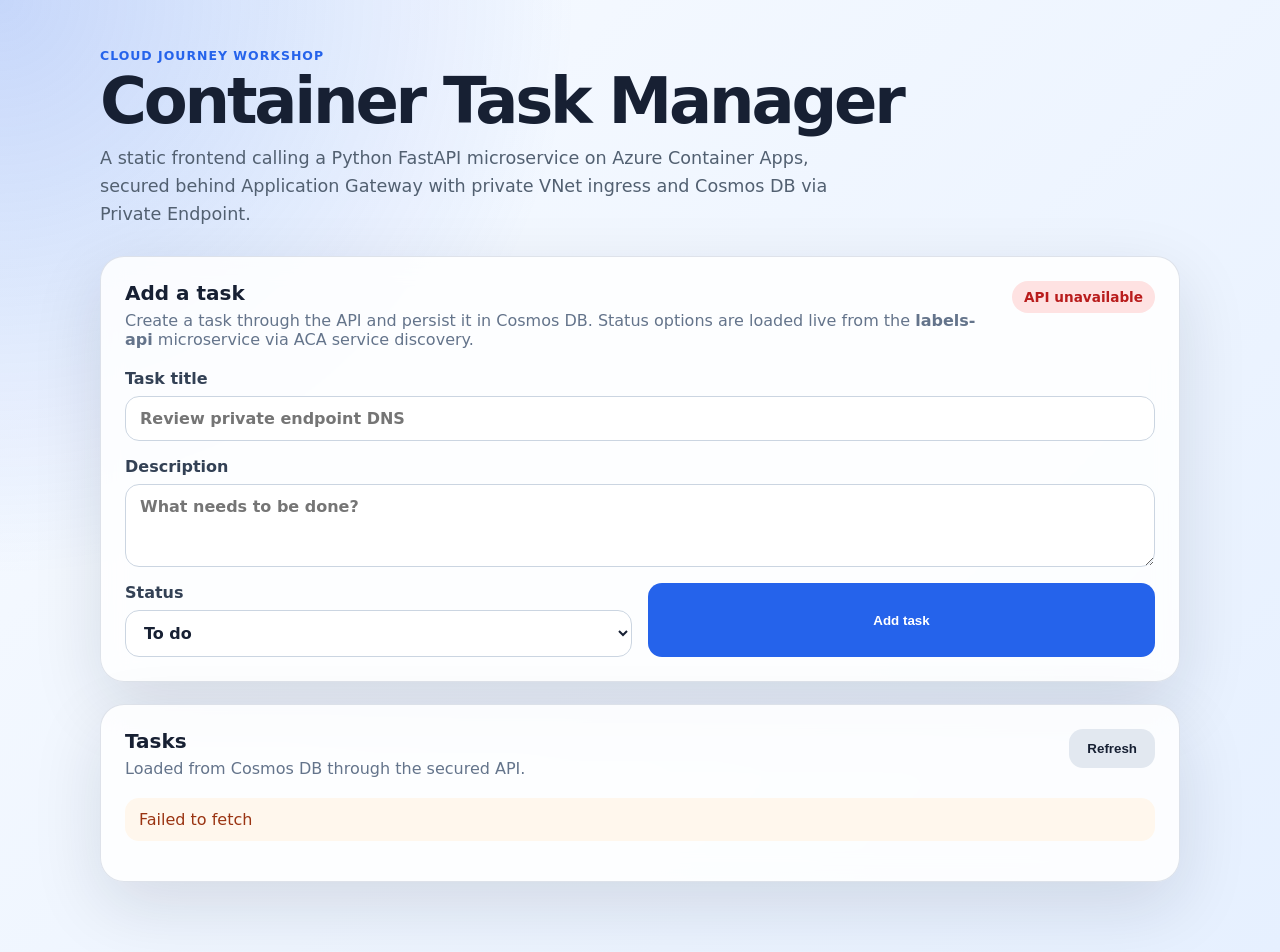
<file: session3-capstone-task-manager-alternate/frontend/index.html>
<!doctype html>
<html lang="en">
<head>
  <meta charset="utf-8">
  <meta name="viewport" content="width=device-width, initial-scale=1">
  <title>Container Task Manager</title>
  <link rel="stylesheet" href="styles.css">
</head>
<body>
  <main class="shell">
    <section class="hero">
      <p class="eyebrow">Cloud Journey Workshop</p>
      <h1>Container Task Manager</h1>
      <p class="subtitle">A static frontend calling a Python FastAPI microservice on Azure Container Apps, secured behind Application Gateway with private VNet ingress and Cosmos DB via Private Endpoint.</p>
    </section>

    <section class="panel">
      <div class="panel-header">
        <div>
          <h2>Add a task</h2>
          <p>Create a task through the API and persist it in Cosmos DB. Status options are loaded live from the <strong>labels-api</strong> microservice via ACA service discovery.</p>
        </div>
        <span id="apiStatus" class="status">Checking API...</span>
      </div>

      <form id="taskForm" class="task-form">
        <label>
          Task title
          <input id="title" name="title" type="text" placeholder="Review private endpoint DNS" required>
        </label>
        <label>
          Description
          <textarea id="description" name="description" rows="3" placeholder="What needs to be done?"></textarea>
        </label>
        <label>
          Status
          <select id="status" name="status">
            <option value="todo">To do</option>
          </select>
        </label>
        <button type="submit">Add task</button>
      </form>
    </section>

    <section class="panel">
      <div class="panel-header">
        <div>
          <h2>Tasks</h2>
          <p>Loaded from Cosmos DB through the secured API.</p>
        </div>
        <button id="refreshButton" class="secondary" type="button">Refresh</button>
      </div>
      <div id="message" class="message" hidden></div>
      <div id="tasks" class="task-list"></div>
    </section>
  </main>

  <script src="config.js"></script>
  <script src="app.js"></script>
</body>
</html>
</file>
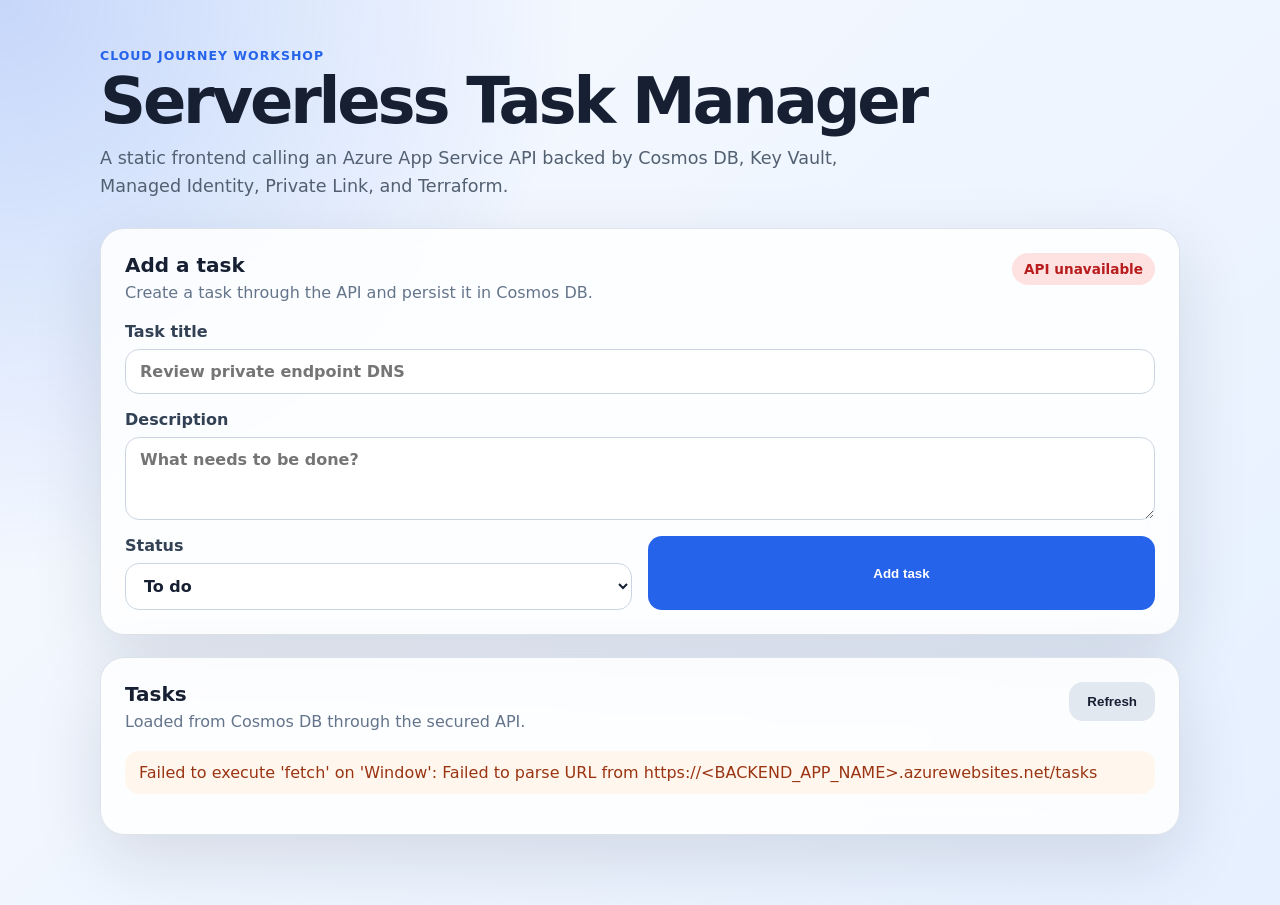
<file: session3-capstone-task-manager/frontend/index.html>
<!doctype html>
<html lang="en">
<head>
  <meta charset="utf-8">
  <meta name="viewport" content="width=device-width, initial-scale=1">
  <title>Serverless Task Manager</title>
  <link rel="stylesheet" href="styles.css">
</head>
<body>
  <main class="shell">
    <section class="hero">
      <p class="eyebrow">Cloud Journey Workshop</p>
      <h1>Serverless Task Manager</h1>
      <p class="subtitle">A static frontend calling an Azure App Service API backed by Cosmos DB, Key Vault, Managed Identity, Private Link, and Terraform.</p>
    </section>

    <section class="panel">
      <div class="panel-header">
        <div>
          <h2>Add a task</h2>
          <p>Create a task through the API and persist it in Cosmos DB.</p>
        </div>
        <span id="apiStatus" class="status">Checking API...</span>
      </div>

      <form id="taskForm" class="task-form">
        <label>
          Task title
          <input id="title" name="title" type="text" placeholder="Review private endpoint DNS" required>
        </label>
        <label>
          Description
          <textarea id="description" name="description" rows="3" placeholder="What needs to be done?"></textarea>
        </label>
        <label>
          Status
          <select id="status" name="status">
            <option value="todo">To do</option>
            <option value="doing">Doing</option>
            <option value="done">Done</option>
          </select>
        </label>
        <button type="submit">Add task</button>
      </form>
    </section>

    <section class="panel">
      <div class="panel-header">
        <div>
          <h2>Tasks</h2>
          <p>Loaded from Cosmos DB through the secured API.</p>
        </div>
        <button id="refreshButton" class="secondary" type="button">Refresh</button>
      </div>
      <div id="message" class="message" hidden></div>
      <div id="tasks" class="task-list"></div>
    </section>
  </main>

  <script src="config.js"></script>
  <script src="app.js"></script>
</body>
</html>
</file>
<file: session3-capstone-task-manager-alternate/frontend/styles.css>
:root {
  color-scheme: light;
  font-family: Inter, ui-sans-serif, system-ui, -apple-system, BlinkMacSystemFont, "Segoe UI", sans-serif;
  background: #eff6ff;
  color: #172033;
}

* {
  box-sizing: border-box;
}

body {
  margin: 0;
  min-height: 100vh;
  background:
    radial-gradient(circle at top left, rgba(37, 99, 235, 0.24), transparent 36rem),
    linear-gradient(135deg, #f8fbff 0%, #e6f0ff 100%);
}

.shell {
  width: min(1080px, calc(100% - 32px));
  margin: 0 auto;
  padding: 48px 0;
}

.hero {
  margin-bottom: 28px;
}

.eyebrow {
  margin: 0 0 8px;
  color: #2563eb;
  font-weight: 700;
  text-transform: uppercase;
  letter-spacing: 0.08em;
  font-size: 0.78rem;
}

h1,
h2,
p {
  margin-top: 0;
}

h1 {
  margin-bottom: 12px;
  font-size: clamp(2.25rem, 5vw, 4.5rem);
  line-height: 0.95;
  letter-spacing: -0.05em;
}

h2 {
  margin-bottom: 6px;
  font-size: 1.25rem;
}

.subtitle {
  max-width: 760px;
  color: #526071;
  font-size: 1.1rem;
  line-height: 1.6;
}

.panel {
  background: rgba(255, 255, 255, 0.86);
  border: 1px solid rgba(148, 163, 184, 0.3);
  border-radius: 24px;
  box-shadow: 0 24px 70px rgba(15, 23, 42, 0.12);
  padding: 24px;
  margin-bottom: 22px;
  backdrop-filter: blur(12px);
}

.panel-header {
  display: flex;
  align-items: flex-start;
  justify-content: space-between;
  gap: 16px;
  margin-bottom: 20px;
}

.panel-header p {
  color: #64748b;
  margin-bottom: 0;
}

.status {
  border-radius: 999px;
  padding: 8px 12px;
  background: #dbeafe;
  color: #1d4ed8;
  font-weight: 700;
  white-space: nowrap;
  font-size: 0.85rem;
}

.status.error {
  background: #fee2e2;
  color: #b91c1c;
}

.status.ok {
  background: #dcfce7;
  color: #15803d;
}

.task-form {
  display: grid;
  grid-template-columns: 1fr 1fr;
  gap: 16px;
}

.task-form label:first-child,
.task-form label:nth-child(2) {
  grid-column: 1 / -1;
}

label {
  display: grid;
  gap: 8px;
  color: #334155;
  font-weight: 700;
}

input,
textarea,
select {
  width: 100%;
  border: 1px solid #cbd5e1;
  border-radius: 14px;
  padding: 12px 14px;
  color: #172033;
  font: inherit;
  background: #fff;
}

button {
  border: 0;
  border-radius: 14px;
  padding: 12px 18px;
  background: #2563eb;
  color: #fff;
  font-weight: 800;
  cursor: pointer;
  transition: transform 0.15s ease, box-shadow 0.15s ease;
}

button:hover {
  transform: translateY(-1px);
  box-shadow: 0 10px 30px rgba(37, 99, 235, 0.28);
}

button.secondary {
  background: #e2e8f0;
  color: #172033;
}

.task-list {
  display: grid;
  gap: 12px;
}

.task-card {
  border: 1px solid #e2e8f0;
  border-radius: 18px;
  background: #fff;
  padding: 16px;
}

.task-card h3 {
  margin: 0 0 8px;
}

.task-card p {
  color: #64748b;
  margin-bottom: 12px;
}

.task-meta {
  display: flex;
  flex-wrap: wrap;
  gap: 8px;
  color: #475569;
  font-size: 0.9rem;
}

.badge {
  border-radius: 999px;
  padding: 4px 10px;
  background: #f1f5f9;
  font-weight: 700;
}

.message {
  border-radius: 14px;
  padding: 12px 14px;
  background: #fff7ed;
  color: #9a3412;
  margin-bottom: 16px;
}

.delete-task-button {
  background: #ef4444;
  color: #fff;
}

@media (max-width: 720px) {
  .task-form {
    grid-template-columns: 1fr;
  }

  .panel-header {
    display: grid;
  }
}
</file>
<file: session3-capstone-task-manager/frontend/styles.css>
:root {
  color-scheme: light;
  font-family: Inter, ui-sans-serif, system-ui, -apple-system, BlinkMacSystemFont, "Segoe UI", sans-serif;
  background: #eff6ff;
  color: #172033;
}

* {
  box-sizing: border-box;
}

body {
  margin: 0;
  min-height: 100vh;
  background:
    radial-gradient(circle at top left, rgba(37, 99, 235, 0.24), transparent 36rem),
    linear-gradient(135deg, #f8fbff 0%, #e6f0ff 100%);
}

.shell {
  width: min(1080px, calc(100% - 32px));
  margin: 0 auto;
  padding: 48px 0;
}

.hero {
  margin-bottom: 28px;
}

.eyebrow {
  margin: 0 0 8px;
  color: #2563eb;
  font-weight: 700;
  text-transform: uppercase;
  letter-spacing: 0.08em;
  font-size: 0.78rem;
}

h1,
h2,
p {
  margin-top: 0;
}

h1 {
  margin-bottom: 12px;
  font-size: clamp(2.25rem, 5vw, 4.5rem);
  line-height: 0.95;
  letter-spacing: -0.05em;
}

h2 {
  margin-bottom: 6px;
  font-size: 1.25rem;
}

.subtitle {
  max-width: 760px;
  color: #526071;
  font-size: 1.1rem;
  line-height: 1.6;
}

.panel {
  background: rgba(255, 255, 255, 0.86);
  border: 1px solid rgba(148, 163, 184, 0.3);
  border-radius: 24px;
  box-shadow: 0 24px 70px rgba(15, 23, 42, 0.12);
  padding: 24px;
  margin-bottom: 22px;
  backdrop-filter: blur(12px);
}

.panel-header {
  display: flex;
  align-items: flex-start;
  justify-content: space-between;
  gap: 16px;
  margin-bottom: 20px;
}

.panel-header p {
  color: #64748b;
  margin-bottom: 0;
}

.status {
  border-radius: 999px;
  padding: 8px 12px;
  background: #dbeafe;
  color: #1d4ed8;
  font-weight: 700;
  white-space: nowrap;
  font-size: 0.85rem;
}

.status.error {
  background: #fee2e2;
  color: #b91c1c;
}

.status.ok {
  background: #dcfce7;
  color: #15803d;
}

.task-form {
  display: grid;
  grid-template-columns: 1fr 1fr;
  gap: 16px;
}

.task-form label:first-child,
.task-form label:nth-child(2) {
  grid-column: 1 / -1;
}

label {
  display: grid;
  gap: 8px;
  color: #334155;
  font-weight: 700;
}

input,
textarea,
select {
  width: 100%;
  border: 1px solid #cbd5e1;
  border-radius: 14px;
  padding: 12px 14px;
  color: #172033;
  font: inherit;
  background: #fff;
}

button {
  border: 0;
  border-radius: 14px;
  padding: 12px 18px;
  background: #2563eb;
  color: #fff;
  font-weight: 800;
  cursor: pointer;
  transition: transform 0.15s ease, box-shadow 0.15s ease;
}

button:hover {
  transform: translateY(-1px);
  box-shadow: 0 10px 30px rgba(37, 99, 235, 0.28);
}

button.secondary {
  background: #e2e8f0;
  color: #172033;
}

.task-list {
  display: grid;
  gap: 12px;
}

.task-card {
  border: 1px solid #e2e8f0;
  border-radius: 18px;
  background: #fff;
  padding: 16px;
}

.task-card h3 {
  margin: 0 0 8px;
}

.task-card p {
  color: #64748b;
  margin-bottom: 12px;
}

.task-meta {
  display: flex;
  flex-wrap: wrap;
  gap: 8px;
  color: #475569;
  font-size: 0.9rem;
}

.badge {
  border-radius: 999px;
  padding: 4px 10px;
  background: #f1f5f9;
  font-weight: 700;
}

.message {
  border-radius: 14px;
  padding: 12px 14px;
  background: #fff7ed;
  color: #9a3412;
  margin-bottom: 16px;
}

.delete-task-button {
  background: #ef4444;
  color: #fff;
}

@media (max-width: 720px) {
  .task-form {
    grid-template-columns: 1fr;
  }

  .panel-header {
    display: grid;
  }
}
</file>
